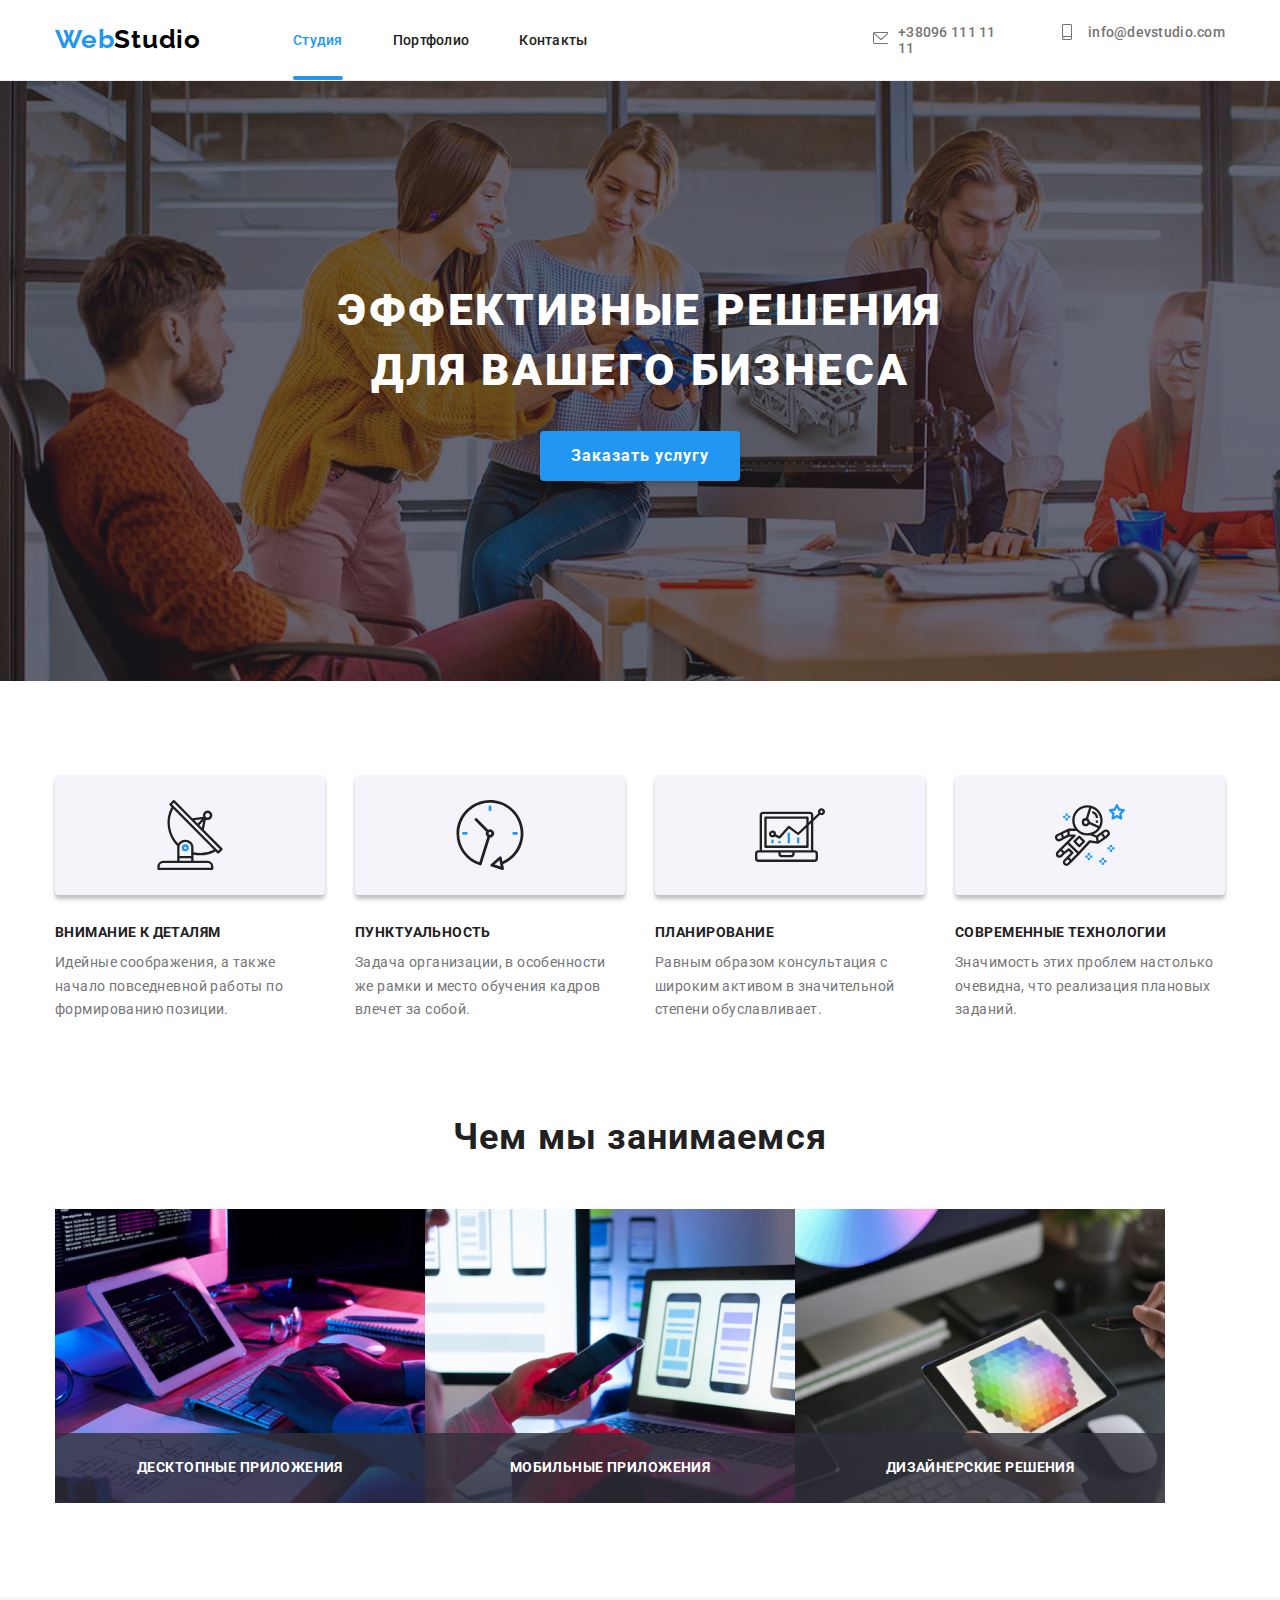
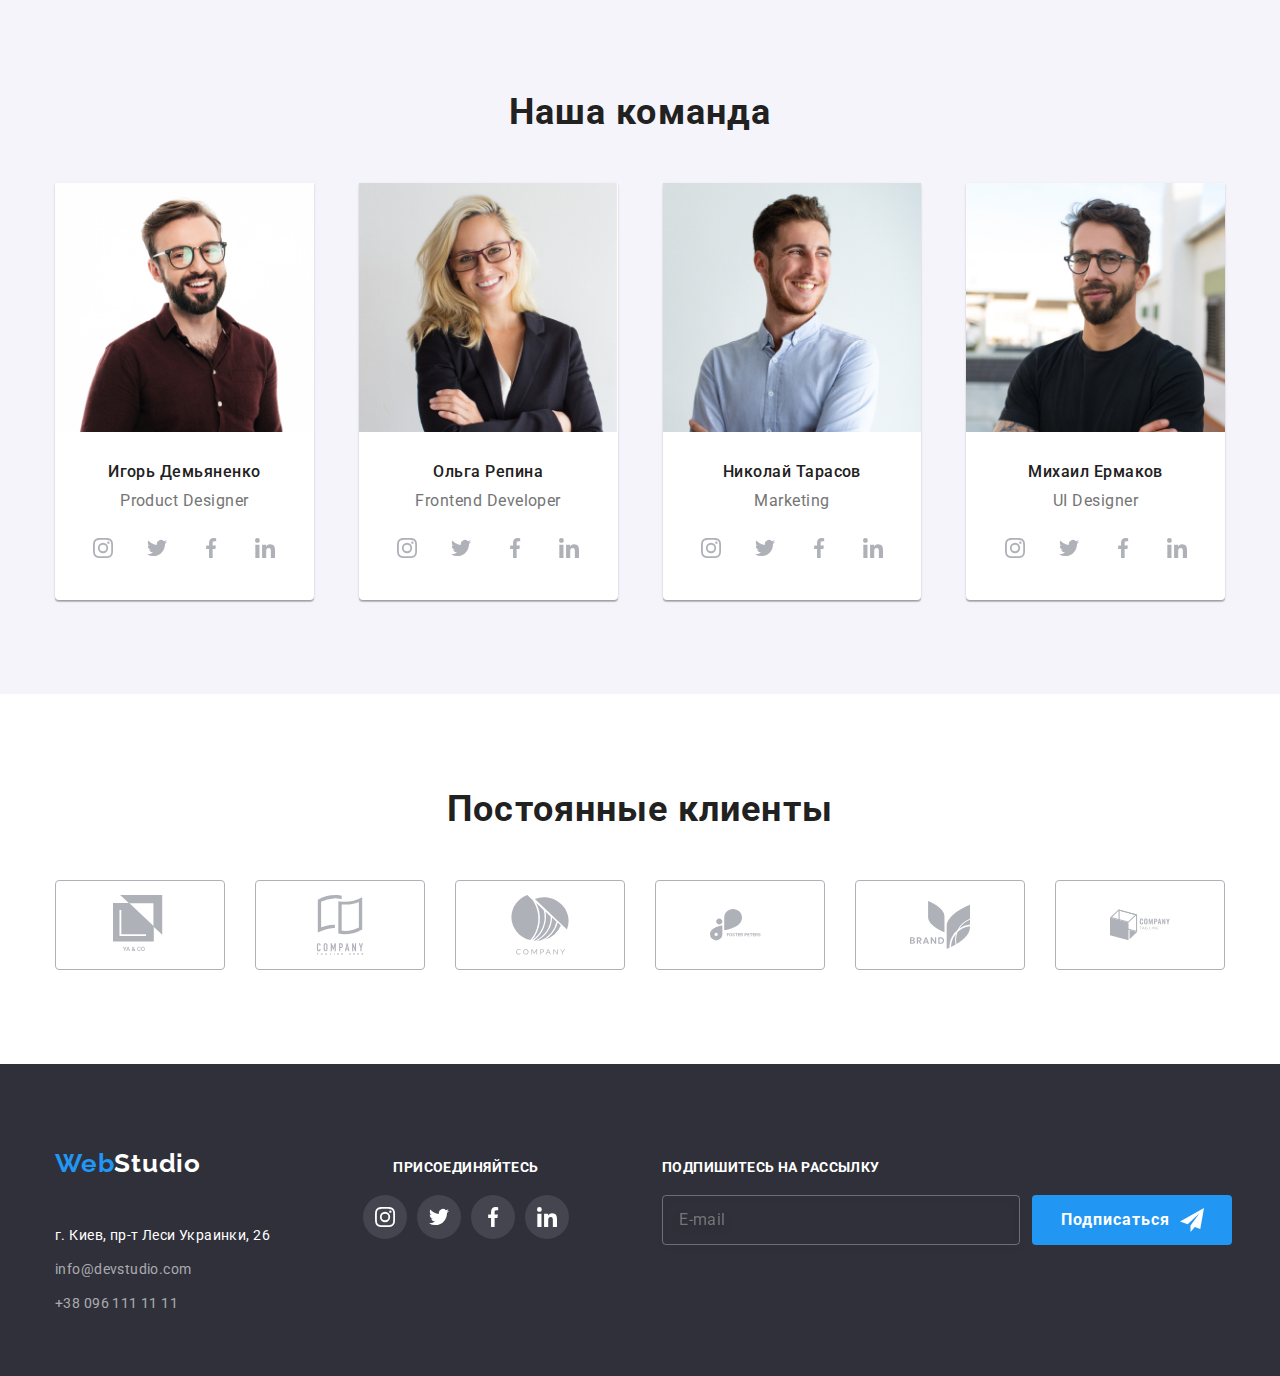
<file: index.html>
<!DOCTYPE html>
<html lang="ru">
<head>
    <meta charset="UTF-8">
    <meta name="viewport" content="width=device-width, initial-scale=1.0">
    <link rel="stylesheet" href="https://cdnjs.cloudflare.com/ajax/libs/modern-normalize/1.0.0/modern-normalize.min.css">
    <link rel="preconnect" href="https://fonts.gstatic.com">
    <link rel="preconnect" href="https://fonts.gstatic.com">
    <link href="https://fonts.googleapis.com/css2?family=Oleo+Script&family=Raleway:wght@700&family=Roboto:wght@400;500;700;900&display=swap" rel="stylesheet">
    <link rel="stylesheet" href="./css/main.min.css">

<title>WebStudio2.0</title>

</head>
<body>
    
        <header class="header-main">
            <div class="container header">
                <nav class="nav">

                    <a class="logo" href="index.html">Web<span class="logo-accent">Studio</span></a>
                    <!-- Навигация по сайту -->
                    
                    <button class="menu-button" type="button" data-menu-button>
                        <svg class="icons"
                        width="40"
                        height="40"
                        aria-label="Переключатель мобильного меню"
                        aria-expanded="false"
                        aria-controls="menu-container">
                            <use class="icon-cross" href="./images/icons/sprite-header-menu.svg#close_icon"></use>
                            <use class="icon-menu" href="./images/icons/sprite-header-menu.svg#menu_icon"></use>
                        </svg>
                    </button>

                    <div class="menu-container" id="menu-container" data-menu>

                        <ul class="nav-main list">
                            <li><a class="is-current" href="./index.html">Студия</a></li>
                            <li><a href="./portfolio.html">Портфолио</a></li>
                            <li><a href="#contacts">Контакты</a></li>
                        </ul>

                        <ul class="top-contacts">
                            <li>
                                <a class="link" href="tel:+380961111111">
                                    <svg class="svg-item">
                                        <use href="./images/icons/header-sprite.svg#header-envelope"></use>
                                    </svg>
                                    <p>+38096 111 11 11</p>
                                </a>
                            </li>
                            <li> <a class="link" href="mailto:info@devstudio.com">
                                    <svg class="svg-item">
                                        <use href="./images/icons/header-sprite.svg#header-smartphone"></use>
                                    </svg>
                                    <p>info@devstudio.com</p>
                                </a>
                            </li>
                        </ul>

                    </div>
                </nav>
                
                    <!-- Связаться со студией -->
                
                
            </div>
        </header>
        
        <main>
                <!-- Призыв к заказу с кнопкой -->
                <section>
                    <div class="section order-now">
                        <h1>Эффективные решения<br>для вашего бизнеса</h1>
                        <button class="order-now-button" type="button" data-modal-open>Заказать услугу</button>
                    </div>
                </section>
                <!-- Карточки с приемуществами -->
                <section>
                    <div class="container section our-advantages-cards">
                        <ul class="our-advantages list">
                            <li class="item">
                                <div class="card">
                                    <svg class="icon">
                                        <use href="./images/icons/sprite-what-we-do.svg#group1"></use>
                                    </svg>
                                </div>
        
                                <h3>Внимание к деталям</h3>
                                <p>Идейные соображения, а также начало повседневной работы по формированию позиции.</p>
                            </li>
                            <li class="item">
                                <div class="card">
                                    <svg class="icon">
                                        <use href="./images/icons/sprite-what-we-do.svg#clock1"></use>
                                    </svg>
                                </div>
                                <h3>Пунктуальность</h3>
                                <p>Задача организации, в особенности же рамки и место обучения кадров влечет за собой.</p>
                            </li>
                            <li class="item">
                                <div class="card">
                                    <svg class="icon">
                                        <use href="./images/icons/sprite-what-we-do.svg#diagram1"></use>
                                    </svg>
                                </div>
                                <h3>Планирование</h3>
                                <p>Равным образом консультация с широким активом в значительной степени обуславливает.</p>
                            </li>
                            <li class="item">
                                <div class="card">
                                    <svg class="icon">
                                        <use href="./images/icons/sprite-what-we-do.svg#astronaut1"></use>
                                    </svg>
                                </div>
                                <h3>Современные технологии</h3>
                                <p>Значимость этих проблем настолько очевидна, что реализация плановых заданий.</p>
                            </li>
                        </ul>
                    </div>
                </section>
        
                <!-- Чем мы занимаемся -->
                <section>
                    <div class="container section what-we-do">
                        <h2>Чем мы занимаемся</h2>
                        <ul class="what-we-do-list">
                            <li class="item">
                                <img alt="Кодим" width="370" height="294" src="./images/box1.jpg" srcset="./images/box1@2x.jpg 2x"/>
                                <p>Десктопные приложения</p>
                            </li>
                            <li class="item">
                                <img alt="Тестируем" width="370" height="294" src="./images/box2.jpg" srcset="./images/box2@2x.jpg 2x"/>
                                <p>Мобильные приложения</p>
                            </li>
                            <li class="item">
                                <img alt="Поддерживаем" width="370" height="294" src="./images/box3.jpg" srcset="./images/box3@2x.jpg 2x"/>
                                <p>Дизайнерские решения</p>
                            </li>
                        </ul>
                    </div>
                </section>
        
                <!-- Наша команда -->
                <section>
                    <div class="section our-team">
                        <div class="container our-team">
                            <h2>Наша команда</h2>
                            <ul class="our-team-list">
                                <li class="item">
                                    <picture>
                                        <source srcset="./images/1IgorDemianenko_450.jpg 1x, ./images/1IgorDemianenko_450@2x.jpg 2x"
                                        media="(max-width: 767px)"/>
                                        <source srcset="./images/1IgorDemianenko_dt.jpg, ./images/1IgorDemianenko_dt@2x.jpg 2x"
                                        media="(min-width: 1200px)"/>
                                        <source srcset="./images/1IgorDemianenko_tab.jpg, ./images/1IgorDemianenko_tab@2x.jpg 2x"
                                        media="(min-width: 768px)"/>
                                    
                                        <img src="./images/1IgorDemianenko_dt.jpg" alt="Игорь Демьяненко"/>
                                    </picture>
                                    

                                    <div class="personal-data">
                                        <h3>Игорь Демьяненко</h3>
                                        <p>Product Designer</p>
                                        <ul class="sotial-cards list">
                                            <li class="list-item">
                                                <a class="ellipse" href="#">
                                                    <svg class="icon">
                                                        <use href="./images/icons/sotials.svg#instagram"></use>
                                                    </svg>
                                                </a>
                                            </li>
                                            <li class="list-item">
                                                <a class="ellipse" href="#">
                                                    <svg class="icon">
                                                        <use href="./images/icons/sotials.svg#twitter"></use>
                                                    </svg>
                                                </a>
                                            </li>
                                            <li class="list-item">
                                                <a class="ellipse" href="#">
                                                    <svg class="icon">
                                                        <use href="./images/icons/sotials.svg#facebook"></use>
                                                    </svg>
                                                </a>
                                            </li>
                                            <li class="list-item">
                                                <a class="ellipse" href="#">
                                                    <svg class="icon">
                                                        <use href="./images/icons/sotials.svg#linkedin"></use>
                                                    </svg>
                                                </a>
                                            </li>
                                        </ul>
                                    </div>
        
                                </li>
        
                                <li class="item">

                                    <picture>
                                        <source srcset="./images/2OlgaRepina_450.jpg 1x, ./images/2OlgaRepina_450@2x.jpg 2x"
                                            media="(max-width: 767px)"/>
                                        <source srcset="./images/2OlgaRepina_dt.jpg, ./images/2OlgaRepina_dt@2x.jpg 2x" media="(min-width: 1200px)"/>
                                        <source srcset="./images/2OlgaRepina_tab.jpg, ./images/2OlgaRepina_tab@2x.jpg 2x"
                                            media="(min-width: 768px)"/>
                                    
                                        <img src="./images/2OlgaRepina_dt.jpg" alt="Ольга Репина"/>
                                    </picture>
                                    
                                    <div class="personal-data">
                                        <h3>Ольга Репина</h3>
                                        <p>Frontend Developer</p>
                                        <ul class="sotial-cards list">
                                            <li class="list-item">
                                                <a class="ellipse" href="#">
                                                    <svg class="icon">
                                                        <use href="./images/icons/sotials.svg#instagram"></use>
                                                    </svg>
                                                </a>
                                            </li>
                                            <li class="list-item">
                                                <a class="ellipse" href="#">
                                                    <svg class="icon">
                                                        <use href="./images/icons/sotials.svg#twitter"></use>
                                                    </svg>
                                                </a>
                                            </li>
                                            <li class="list-item">
                                                <a class="ellipse" href="#">
                                                    <svg class="icon">
                                                        <use href="./images/icons/sotials.svg#facebook"></use>
                                                    </svg>
                                                </a>
                                            </li>
                                            <li class="list-item">
                                                <a class="ellipse" href="#">
                                                    <svg class="icon">
                                                        <use href="./images/icons/sotials.svg#linkedin"></use>
                                                    </svg>
                                                </a>
                                            </li>
                                        </ul>
                                    </div>
                                </li>
        
                                <li class="item">

                                    <picture>
                                        <source srcset="./images/3NikolayTarasov_450.jpg 1x, ./images/3NikolayTarasov_450@2x.jpg 2x" media="(max-width: 767px)"/>
                                        <source srcset="./images/3NikolayTarasov_dt.jpg, ./images/3NikolayTarasov_dt@2x.jpg 2x" media="(min-width: 1200px)"/>
                                        <source srcset="./images/3NikolayTarasov_tab.jpg, ./images/3NikolayTarasov_tab@2x.jpg 2x" media="(min-width: 768px)"/>
                                    
                                        <img src="./images/3NikolayTarasov_dt.jpg" alt="Николай Тарасов"/>
                                    </picture>

                                    <div class="personal-data">
                                        <h3>Николай Тарасов</h3>
                                        <p>Marketing</p>
                                        <ul class="sotial-cards list">
                                            <li class="list-item">
                                                <a class="ellipse" href="#">
                                                    <svg class="icon">
                                                        <use href="./images/icons/sotials.svg#instagram"></use>
                                                    </svg>
                                                </a>
                                            </li>
                                            <li class="list-item">
                                                <a class="ellipse" href="#">
                                                    <svg class="icon">
                                                        <use href="./images/icons/sotials.svg#twitter"></use>
                                                    </svg>
                                                </a>
                                            </li>
                                            <li class="list-item">
                                                <a class="ellipse" href="#">
                                                    <svg class="icon">
                                                        <use href="./images/icons/sotials.svg#facebook"></use>
                                                    </svg>
                                                </a>
                                            </li>
                                            <li class="list-item">
                                                <a class="ellipse" href="#">
                                                    <svg class="icon">
                                                        <use href="./images/icons/sotials.svg#linkedin"></use>
                                                    </svg>
                                                </a>
                                            </li>
                                        </ul>
                                    </div>
                                </li>
        
                                <li class="item">

                                    <picture>
                                        <source srcset="./images/4MikhailErmakov_450.jpg 1x, ./images/4MikhailErmakov_450@2x.jpg 2x"
                                            media="(max-width: 767px)"/>
                                        <source srcset="./images/4MikhailErmakov_dt.jpg, ./images/4MikhailErmakov_dt@2x.jpg 2x" media="(min-width: 1200px)"/>
                                        <source srcset="./images/4MikhailErmakov_tab.jpg, ./images/4MikhailErmakov_tab@2x.jpg 2x"
                                            media="(min-width: 768px)"/>
                                    
                                        <img src="./images/4MikhailErmakov_dt.jpg" alt="Михаил Ермаков"/>
                                    </picture>
                                    
                                    <div class="personal-data">
                                        <h3>Михаил Ермаков</h3>
                                        <p>UI Designer</p>
                                        <ul class="sotial-cards list">
                                            <li class="list-item">
                                                <a class="ellipse" href="#">
                                                    <svg class="icon">
                                                        <use href="./images/icons/sotials.svg#instagram"></use>
                                                    </svg>
                                                </a>
                                            </li>
                                            <li class="list-item">
                                                <a class="ellipse" href="#">
                                                    <svg class="icon">
                                                        <use href="./images/icons/sotials.svg#twitter"></use>
                                                    </svg>
                                                </a>
                                            </li>
                                            <li class="list-item">
                                                <a class="ellipse" href="#">
                                                    <svg class="icon">
                                                        <use href="./images/icons/sotials.svg#facebook"></use>
                                                    </svg>
                                                </a>
                                            </li>
                                            <li class="list-item">
                                                <a class="ellipse" href="#">
                                                    <svg class="icon">
                                                        <use href="./images/icons/sotials.svg#linkedin"></use>
                                                    </svg>
                                                </a>
                                            </li>
                                        </ul>
                                    </div>
                                </li>
                            </ul>
                        </div>
                    </div>
                </section>
        
                <!-- Наши постоянные клиенты -->
                <section>
                    <div class="container section our-clients">
                        <h2>Постоянные клиенты</h2>
                        <ul class="our-clients list">
                            <li class="item">
                                <a class="card-link" href="#">
                                    <svg class="icon">
                                        <use href="./images/icons/sprite-clients.svg#logo1"></use>
                                    </svg>
                                </a>
                            </li>
                            <li class="item">
                                <a class="card-link" href="#">
                                    <svg class="icon">
                                        <use href="./images/icons/sprite-clients.svg#logo2"></use>
                                    </svg>
                                </a>
                            </li>
                            <li class="item">
                                <a class="card-link" href="#">
                                    <svg class="icon">
                                        <use href="./images/icons/sprite-clients.svg#logo3"></use>
                                    </svg>
                                </a>
                            </li>
                            <li class="item">
                                <a class="card-link" href="#">
                                    <svg class="icon">
                                        <use href="./images/icons/sprite-clients.svg#logo4"></use>
                                    </svg>
                                </a>
                            </li>
                            <li class="item">
                                <a class="card-link" href="#">
                                    <svg class="icon">
                                        <use href="./images/icons/sprite-clients.svg#logo5"></use>
                                    </svg>
                                </a>
                            </li>
                            <li class="item">
                                <a class="card-link" href="#">
                                    <svg class="icon">
                                        <use href="./images/icons/sprite-clients.svg#logo6"></use>
                                    </svg>
                                </a>
                            </li>
                        </ul>
                    </div>
                </section>
            
        </main>
        
        <footer class="main-footer">
            <div class="container footer">

                <div class="contacts-list">
                    <div class="basic-contacts">
                        <a class="logo" href="index.html">Web<span class="logo-accent logo-inverse">Studio</span></a>
                        <address>
                            <ul class="main-footer-contact-list">
                                <li class="item"><a class="map" id="contacts" target="_blank"
                                        href="https://www.google.com.ua/maps/place/Lesi+Ukrainky+Blvd,+26,+Kyiv,+02000/@50.4264989,30.5390882,17.5z/data=!4m5!3m4!1s0x40d4cf0e033ecbe9:0x57a4dffefec77da0!8m2!3d50.4265807!4d30.5383858?hl=en&authuser=0">г.
                                        Киев,
                                        пр-т Леси Украинки, 26</a></li>
                                <li class="item"><a href="mailto:info@devstudio.com">info@devstudio.com</a></li>
                                <li class="item"><a href="tel:+380961111111">+38 096 111 11 11</a></li>
                    
                            </ul>
                        </address>
                    
                    </div>
                    <div class="footer-hero">
                        <b>Присоединяйтесь</b>
                        <ul class="sotial-cards list footer">
                            <li class="list-item">
                                <a class="ellipse" href="#">
                                    <svg class="icon">
                                        <use href="./images/icons/sotials.svg#instagram"></use>
                                    </svg>
                                </a>
                            </li>
                            <li class="list-item">
                                <a class="ellipse" href="#">
                                    <svg class="icon">
                                        <use href="./images/icons/sotials.svg#twitter"></use>
                                    </svg>
                                </a>
                            </li>
                            <li class="list-item">
                                <a class="ellipse" href="#">
                                    <svg class="icon">
                                        <use href="./images/icons/sotials.svg#facebook"></use>
                                    </svg>
                                </a>
                            </li>
                            <li class="list-item">
                                <a class="ellipse" href="#">
                                    <svg class="icon">
                                        <use href="./images/icons/sotials.svg#linkedin"></use>
                                    </svg>
                                </a>
                            </li>
                        </ul>
                    </div>
                </div>
                
                <form class="footer-form">
                    <b>Подпишитесь на рассылку</b>
                    <div class="send-mail">
                            <input class="footer-input" type="email" name="foot-mail" placeholder="E-mail" />
                            <button class="footer-button" type="submit">
                                <b>Подписаться</b>
                                <svg class="send-icon" width="24" height="24">
                                    <use href="./images/icons/sprite-forms.svg#icon-send"></use>
                                </svg>
                            </button>
                    </div>
                </form>
                

            </div>
        </footer>
        
        <!-- Модальное окно -->
        <div class="backdrop is-hidden" data-modal>
            <div class="modal">
                <button class="modal-closed" data-modal-close>
                    <svg class="close-icon">
                        <use href="./images/icons/sprite-close.svg#close"></use>
                    </svg>
                </button>

                <form class="form" action="#">
                    <div class="form-field">
                        <h2 class="form-title">Оставьте свои данные, мы вам перезвоним</h2>
                        
                        <label class="form-label">Имя
                            <input class="form-input" type="text" name="name" placeholder=" "/>
                            <svg class="form-icon" width="12" height="12">
                                <use href="./images/icons/sprite-forms.svg#person-name"></use>
                            </svg>
                        </label>
                
                        <label class="form-label">Телефон
                            <input class="form-input" type="tel" name="phone" placeholder=" "/>
                
                            <svg class="form-icon" width="14" height="14">
                                <use href="./images/icons/sprite-forms.svg#phone"></use>
                            </svg>
                        </label>
                
                        <label class="form-label">Почта
                            <input class="form-input" type="email" name="email" placeholder=" "/>
                            <svg class="form-icon" width="16" height="12">
                                <use href="./images/icons/sprite-forms.svg#email"></use>
                            </svg>
                        </label>
                
                        <label class="form-label">Комментарий
                            <textarea class="form-input comment" name="comment" placeholder="Введите текст"></textarea>
                        </label>
                    </div>
                
                    <div class="checkbox">
                        <label class="checkbox-label">
                            <input class="checkbox-input" type="checkbox" name="checkbox-input" value="checkbox-input" />
                            <!-- <span class="checkbox-icon"></span> -->
                            <!-- <svg class="checkbox-icon" width="16" height="15">
                                <use href="./images/icons/sprite-forms.svg#icon-check"></use>
                            </svg> -->
                            <span class="checkbox-text">Соглашаюсь с рассылкой и принимаю
                                <a class="conditions-link" href="#">Условия договора
                                </a>
                            </span> 
                        </label>
                    </div>
                    <button class="form-button" type="submit">Отправить</button>
                </form>

            </div>
        </div>

        
    <script src="./js/modal.js"></script>
    <script src="./js/menu.js"></script>
</body>
</html>
</file>
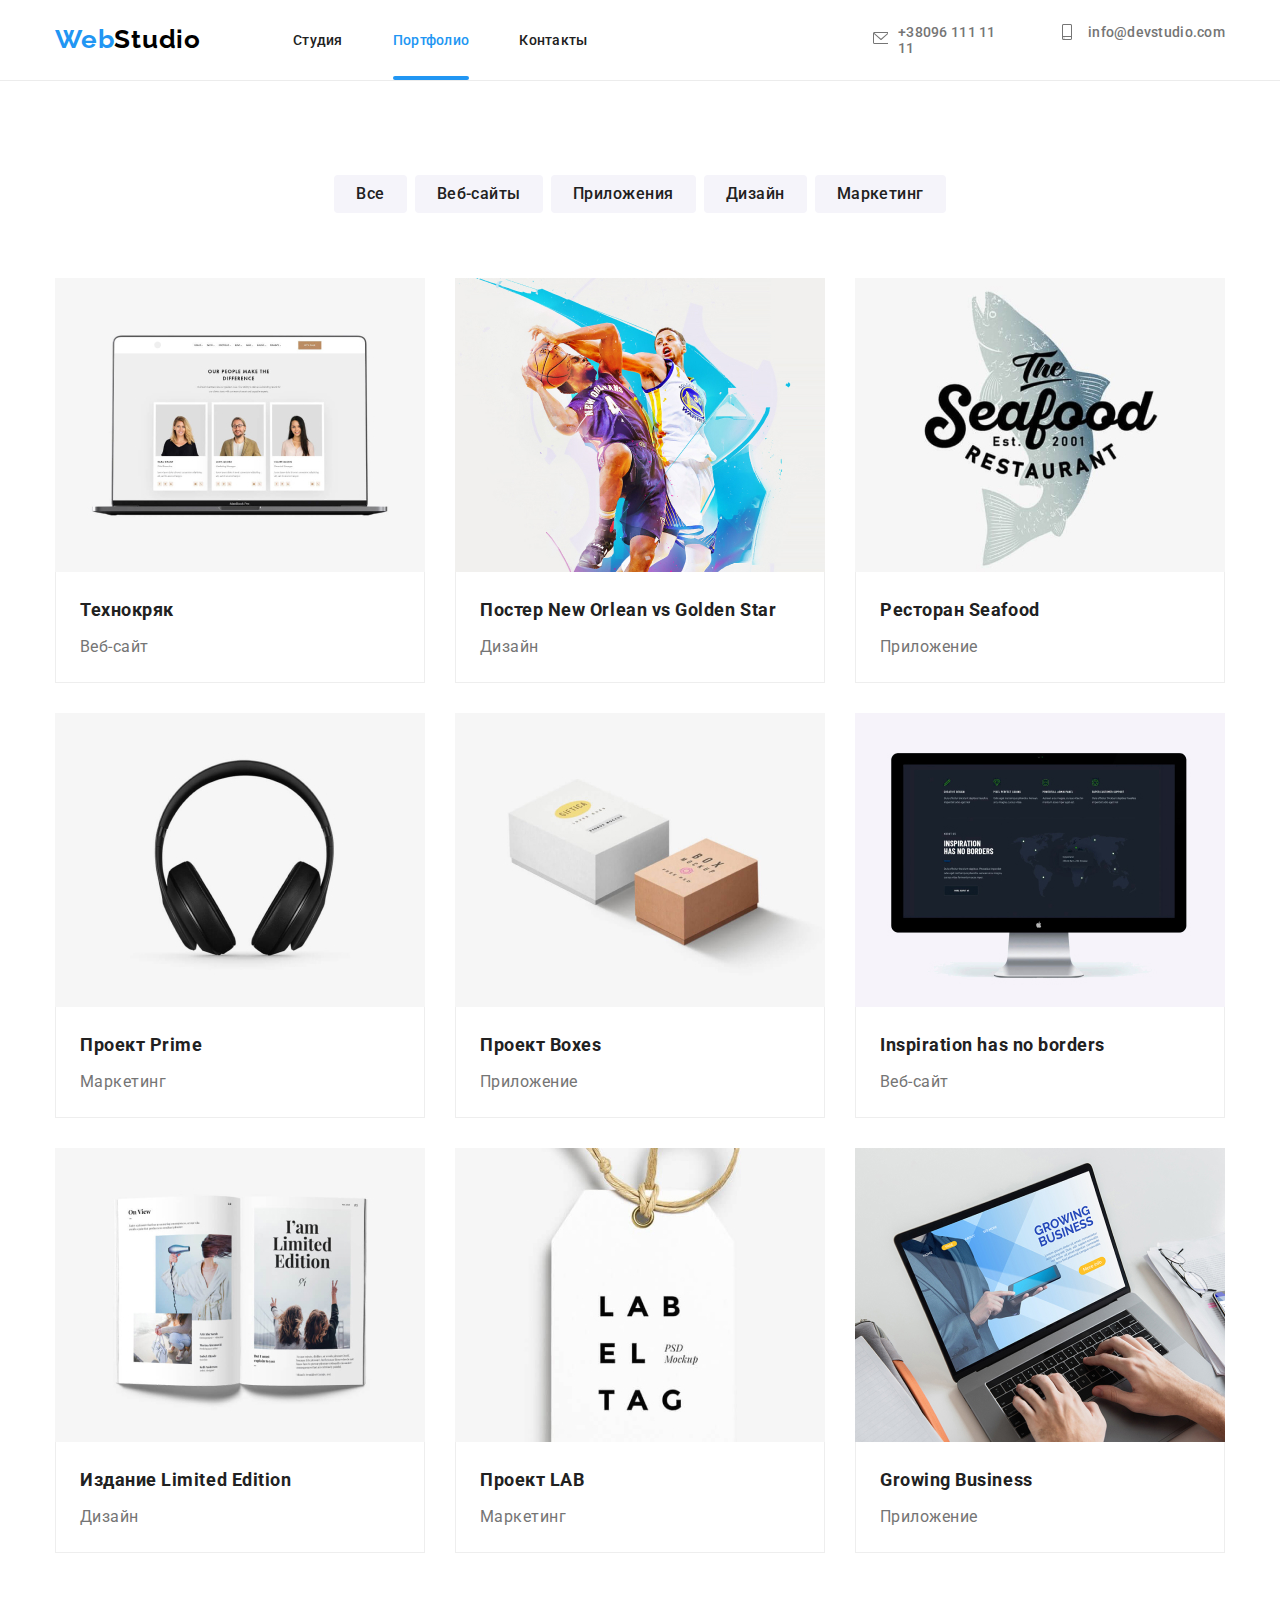
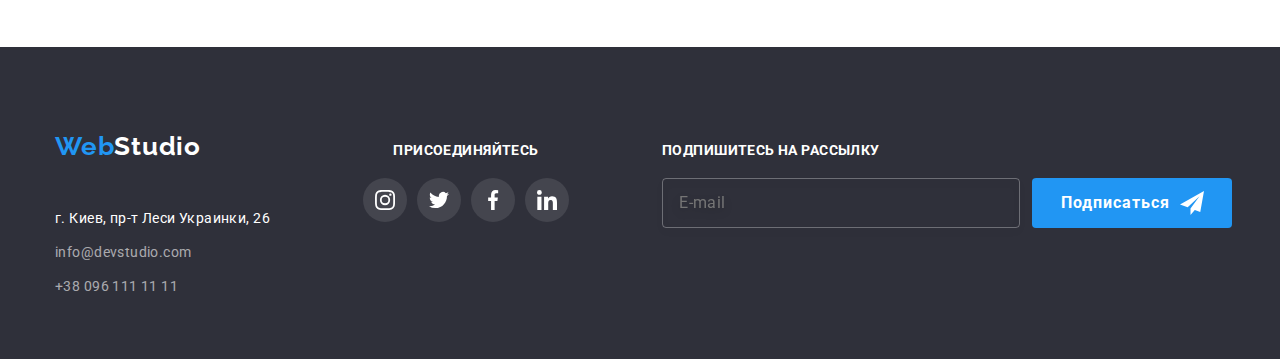
<file: portfolio.html>
<!DOCTYPE html>
<html lang="ru">

<head>
    <meta charset="UTF-8">
    <meta name="viewport" content="width=device-width, initial-scale=1.0">
    <link rel="stylesheet" href="https://cdnjs.cloudflare.com/ajax/libs/modern-normalize/1.0.0/modern-normalize.min.css">
    <link rel="preconnect" href="https://fonts.gstatic.com">
    <link rel="preconnect" href="https://fonts.gstatic.com">
    <link href="https://fonts.googleapis.com/css2?family=Oleo+Script&family=Raleway:wght@700&family=Roboto:wght@400;500;700;900&display=swap" rel="stylesheet">
    <link rel="stylesheet" href="./css/main.min.css">   

    <title>Портфолио</title>
</head>
<body>
    <header class="header-main">
        <div class="container header">
            <nav class="nav">
    
                <a class="logo" href="index.html">Web<span class="logo-accent">Studio</span></a>
                <!-- Навигация по сайту -->
    
                <button class="menu-button" type="button" data-menu-button>
                    <svg class="icons" width="40" height="40" aria-label="Переключатель мобильного меню"
                        aria-expanded="false" aria-controls="menu-container">
                        <use class="icon-cross" href="./images/icons/sprite-header-menu.svg#close_icon"></use>
                        <use class="icon-menu" href="./images/icons/sprite-header-menu.svg#menu_icon"></use>
                    </svg>
                </button>
    
                <div class="menu-container" id="menu-container" data-menu>
    
                    <ul class="nav-main list">
                        <li><a href="./index.html">Студия</a></li>
                        <li><a class="is-current" href="./portfolio.html">Портфолио</a></li>
                        <li><a href="#contacts">Контакты</a></li>
                    </ul>
    
                    <ul class="top-contacts">
                        <li>
                            <a class="link" href="tel:+380961111111">
                                <svg class="svg-item">
                                    <use href="./images/icons/header-sprite.svg#header-envelope"></use>
                                </svg>
                                <p>+38096 111 11 11</p>
                            </a>
                        </li>
                        <li> <a class="link" href="mailto:info@devstudio.com">
                                <svg class="svg-item">
                                    <use href="./images/icons/header-sprite.svg#header-smartphone"></use>
                                </svg>
                                <p>info@devstudio.com</p>
                            </a>
                        </li>
                    </ul>
    
                </div>
            </nav>
    
            <!-- Связаться со студией -->
        </div>
    </header>

    <main>
        <!-- <h1>Портфолио</h1> -->
        <!-- Проекты в портфолио -->
            <section class="portfolio-main">
                <div class="container section portfolio">
                        <!-- Навигация по портфолио -->
                        <ul class="portfolio-nav">
                            <li class="filter-item"><button class="item" type="button">Все</button></li>
                            <li class="filter-item"><button class="item" type="button">Веб-сайты</button></li>
                            <li class="filter-item"><button class="item" type="button">Приложения</button></li>
                            <li class="filter-item"><button class="item" type="button">Дизайн</button></li>
                            <li class="filter-item"><button class="item" type="button">Маркетинг</button></li>
                        </ul>
                        
                        <ul class="portfolio-cards list">
                            <li class="list-item">
                                <a class="item" href="">
                                    <div class="img-item">
                                    <picture>
                                        <source srcset="./images/img(1)_mobile.jpg 1x, ./images/img(1)_mobile@2x.jpg 2x"
                                            media="(max-width: 767px)"/>
                                        <source srcset="./images/img(1)_dt.jpg 1x, ./images/img(1)_dt@2x.jpg 2x"
                                            media="(min-width: 1200px)"/>
                                        <source srcset="./images/img(1)_tab.jpg 1x, ./images/img(1)_tab@2x.jpg 2x"
                                            media="(min-width: 768px)"/>
                                        <img src="./images/img(1)_dt.jpg" alt="Технокряк"/>
                                    </picture>
                                    
                                    <p>Технокряк это современная площадка распространения коронавируса. Компании используют эту платформу для цифрового
                                        шпионажа и атак на защищённые сервера конкурентов.</p>
                                    </div>
                                        
                                        <div class="item-text">
                                            <h2>Технокряк</h2>
                                            <p>Веб-сайт</p>
                                        </div>
                                </a>
                            </li>
                            <li class="list-item">
                                <a class="item" href="">
                                    <div class="img-item">
                                        <picture>
                                            <source srcset="./images/img(2)_mobile.jpg 1x, ./images/img(2)_mobile@2x.jpg 2x" media="(max-width: 767px)"/>
                                            <source srcset="./images/img(2)_dt.jpg 1x, ./images/img(2)_dt@2x.jpg 2x" media="(min-width: 1200px)"/>
                                            <source srcset="./images/img(2)_tab.jpg 1x, ./images/img(2)_tab@2x.jpg 2x" media="(min-width: 768px)"/>
                                            <img src="./images/img(2)_dt.jpg" alt="Постер New Orlean vs Golden Star"/>
                                        </picture>
                                        <p>Технокряк это современная площадка распространения коронавируса. Компании используют эту платформу для цифрового
                                            шпионажа и атак на защищённые сервера конкурентов.</p>
                                    </div>
                                        
                                    <div class="item-text">
                                        <h2>Постер New Orlean vs Golden Star</h2>
                                        <p>Дизайн</p>
                                    </div>
                                </a>
                            </li>
                            <li class="list-item">
                                <a class="item" href="">
                                    <div class="img-item">
                                        <picture>
                                            <source srcset="./images/img(3)_mobile.jpg 1x, ./images/img(3)_mobile@2x.jpg 2x" media="(max-width: 767px)"/>
                                            <source srcset="./images/img(3)_dt.jpg 1x, ./images/img(3)_dt@2x.jpg 2x" media="(min-width: 1200px)"/>
                                            <source srcset="./images/img(3)_tab.jpg 1x, ./images/img(3)_tab@2x.jpg 2x" media="(min-width: 768px)"/>
                                            <img src="./images/img(3)_dt.jpg" alt="Ресторан Seafood"/>
                                        </picture>
                                        <p>Технокряк это современная площадка распространения коронавируса. Компании используют эту платформу для цифрового
                                            шпионажа и атак на защищённые сервера конкурентов.</p>
                                    </div>                                     
                                    <div class="item-text">
                                        <h2>Ресторан Seafood</h2>
                                        <p>Приложение</p>
                                    </div>
                                </a>
                            </li>
                            <li class="list-item">
                                <a class="item" href="">
                                    <div class="img-item">
                                        <picture>
                                            <source srcset="./images/img(4)_mobile.jpg 1x, ./images/img(4)_mobile@2x.jpg 2x" media="(max-width: 767px)" />
                                            <source srcset="./images/img(4)_dt.jpg 1x, ./images/img(4)_dt@2x.jpg 2x" media="(min-width: 1200px)" />
                                            <source srcset="./images/img(4)_tab.jpg 1x, ./images/img(4)_tab@2x.jpg 2x" media="(min-width: 768px)" />
                                            <img src="./images/img(4)_dt.jpg" alt="Проект Prime" />
                                        </picture>
                                        <p>Технокряк это современная площадка распространения коронавируса. Компании используют эту платформу для цифрового
                                            шпионажа и атак на защищённые сервера конкурентов.</p>
                                    </div>
                                        <div class="item-text">
                                            <h2>Проект Prime</h2>
                                            <p>Маркетинг</p>
                                        </div>
                                </a>
                            </li>
                            <li class="list-item">
                                <a class="item" href="">
                                    <div class="img-item">
                                    <picture>
                                        <source srcset="./images/img(5)_mobile.jpg 1x, ./images/img(5)_mobile@2x.jpg 2x" media="(max-width: 767px)" />
                                        <source srcset="./images/img(5)_dt.jpg 1x, ./images/img(5)_dt@2x.jpg 2x" media="(min-width: 1200px)" />
                                        <source srcset="./images/img(5)_tab.jpg 1x, ./images/img(5)_tab@2x.jpg 2x" media="(min-width: 768px)" />
                                        <img src="./images/img(5)_dt.jpg" alt="Проект Boxes" />
                                    </picture>

                                        <p>Технокряк это современная площадка распространения коронавируса. Компании используют эту платформу для цифрового
                                            шпионажа и атак на защищённые сервера конкурентов.</p>
                                    </div>
                                        <div class="item-text">
                                            <h2>Проект Boxes</h2>
                                            <p>Приложение</p>
                                        </div>
                                </a>
                            </li>

                            <li class="list-item">
                                <a class="item" href="">
                                    <div class="img-item">
                                        <picture>
                                            <source srcset="./images/img(6)_mobile.jpg 1x, ./images/img(6)_mobile@2x.jpg 2x" media="(max-width: 767px)" />
                                            <source srcset="./images/img(6)_dt.jpg 1x, ./images/img(6)_dt@2x.jpg 2x" media="(min-width: 1200px)" />
                                            <source srcset="./images/img(6)_tab.jpg 1x, ./images/img(6)_tab@2x.jpg 2x" media="(min-width: 768px)" />
                                            <img src="./images/img(6)_dt.jpg" alt="Проект Prime" />
                                        </picture>
                                        <p>Технокряк это современная площадка распространения коронавируса. Компании используют эту платформу для цифрового
                                            шпионажа и атак на защищённые сервера конкурентов.</p>
                                    </div>
                                        <div class="item-text">
                                            <h2>Inspiration has no borders</h2>
                                            <p>Веб-сайт</p>
                                        </div>
                                </a>
                            </li>
                            <li class="list-item">
                                <a class="item" href="">
                                    <div class="img-item">
                                        <picture>
                                            <source srcset="./images/img(7)_mobile.jpg 1x, ./images/img(7)_mobile@2x.jpg 2x" media="(max-width: 767px)" />
                                            <source srcset="./images/img(7)_dt.jpg 1x, ./images/img(7)_dt@2x.jpg 2x" media="(min-width: 1200px)" />
                                            <source srcset="./images/img(7)_tab.jpg 1x, ./images/img(7)_tab@2x.jpg 2x" media="(min-width: 768px)" />
                                            <img src="./images/img(7)_dt.jpg" alt="Издание Limited Edition7" />
                                        </picture>
                                        
                                        <p>Технокряк это современная площадка распространения коронавируса. Компании используют эту платформу для цифрового
                                            шпионажа и атак на защищённые сервера конкурентов.</p>
                                    </div>
                                        <div class="item-text">
                                            <h2>Издание Limited Edition</h2>
                                            <p>Дизайн</p>
                                        </div>
                                </a>
                            </li>
                            <li class="list-item">
                                <a class="item" href="">
                                    <div class="img-item">
                                        <picture>
                                            <source srcset="./images/img(8)_mobile.jpg 1x, ./images/img(8)_mobile@2x.jpg 2x" media="(max-width: 767px)" />
                                            <source srcset="./images/img(8)_dt.jpg 1x, ./images/img(8)_dt@2x.jpg 2x" media="(min-width: 1200px)" />
                                            <source srcset="./images/img(8)_tab.jpg 1x, ./images/img(8)_tab@2x.jpg 2x" media="(min-width: 768px)" />
                                            <img src="./images/img(8)_dt.jpg" alt="Проект LAB" />
                                        </picture>
                                        
                                        <p>Технокряк это современная площадка распространения коронавируса. Компании используют эту платформу для цифрового
                                            шпионажа и атак на защищённые сервера конкурентов.</p>
                                </div>
                                        <div class="item-text">
                                            <h2>Проект LAB</h2>
                                            <p>Маркетинг</p>
                                        </div>
                                </a>
                            </li>
                            <li class="list-item">
                                <a class="item" href="">
                                    <div class="img-item">
                                        <picture>
                                            <source srcset="./images/img(9)_mobile.jpg 1x, ./images/img(9)_mobile@2x.jpg 2x" media="(max-width: 767px)"/>
                                        <source srcset="./images/img(9)_dt.jpg 1x, ./images/img(9)_dt@2x.jpg 2x" media="(min-width: 1200px)"/>
                                        <source srcset="./images/img(9)_tab.jpg 1x, ./images/img(9)_tab@2x.jpg 2x" media="(min-width: 768px)"/>
                                        <img src="./images/img(9)_dt.jpg" alt="Growing Business"/>
                                        </picture>

                                        <p>Технокряк это современная площадка распространения коронавируса. Компании используют эту платформу для цифрового
                                            шпионажа и атак на защищённые сервера конкурентов.</p>
                                    </div>
                                        <div class="item-text">
                                            <h2>Growing Business</h2>
                                            <p>Приложение</p>
                                        </div>
                                </a>
                            </li>
                        </ul>
                  
                </div>
            </section>
    </main>

    <footer class="main-footer">
        <div class="container footer">
    
            <div class="contacts-list">
                <div class="basic-contacts">
                    <a class="logo" href="index.html">Web<span class="logo-accent logo-inverse">Studio</span></a>
                    <address>
                        <ul class="main-footer-contact-list">
                            <li class="item"><a class="map" id="contacts" target="_blank"
                                    href="https://www.google.com.ua/maps/place/Lesi+Ukrainky+Blvd,+26,+Kyiv,+02000/@50.4264989,30.5390882,17.5z/data=!4m5!3m4!1s0x40d4cf0e033ecbe9:0x57a4dffefec77da0!8m2!3d50.4265807!4d30.5383858?hl=en&authuser=0">г.
                                    Киев,
                                    пр-т Леси Украинки, 26</a></li>
                            <li class="item"><a href="mailto:info@devstudio.com">info@devstudio.com</a></li>
                            <li class="item"><a href="tel:+380961111111">+38 096 111 11 11</a></li>
    
                        </ul>
                    </address>
    
                </div>
                <div class="footer-hero">
                    <b>Присоединяйтесь</b>
                    <ul class="sotial-cards list footer">
                        <li class="list-item">
                            <a class="ellipse" href="#">
                                <svg class="icon">
                                    <use href="./images/icons/sotials.svg#instagram"></use>
                                </svg>
                            </a>
                        </li>
                        <li class="list-item">
                            <a class="ellipse" href="#">
                                <svg class="icon">
                                    <use href="./images/icons/sotials.svg#twitter"></use>
                                </svg>
                            </a>
                        </li>
                        <li class="list-item">
                            <a class="ellipse" href="#">
                                <svg class="icon">
                                    <use href="./images/icons/sotials.svg#facebook"></use>
                                </svg>
                            </a>
                        </li>
                        <li class="list-item">
                            <a class="ellipse" href="#">
                                <svg class="icon">
                                    <use href="./images/icons/sotials.svg#linkedin"></use>
                                </svg>
                            </a>
                        </li>
                    </ul>
                </div>
            </div>
    
            <form class="footer-form">
                <b>Подпишитесь на рассылку</b>
                <div class="send-mail">
                    <input class="footer-input" type="email" name="foot-mail" placeholder="E-mail" />
                    <button class="footer-button" type="submit">
                        <b>Подписаться</b>
                        <svg class="send-icon" width="24" height="24">
                            <use href="./images/icons/sprite-forms.svg#icon-send"></use>
                        </svg>
                    </button>
                </div>
            </form>
    
    
        </div>
    </footer>

    <script src="./js/menu.js"></script>
</body>
</html>
</file>
<file: css/main.min.css>
html{-webkit-box-sizing:border-box;box-sizing:border-box}*,*::before,*::after{-webkit-box-sizing:inherit;box-sizing:inherit}*{margin:0;padding:0}ul{list-style:none}a{text-decoration:none}body{margin:0px;margin-left:auto;margin-right:auto;color:#757575;font-size:14px;font-family:"Roboto",sans-serif;width:100%}.header-main{position:relative;border-bottom:1px solid #ececec}.header{-webkit-box-align:center;-ms-flex-align:center;align-items:center;background:#fff;font-weight:500;font-size:14px;line-height:16px;letter-spacing:0.02em}.container{padding-left:15px;padding-right:15px;margin-left:auto;margin-right:auto}@media screen and (max-width: 767px){.container{max-width:480px}}@media screen and (min-width: 768px){.container{width:768px}}@media screen and (min-width: 1200px){.container{width:1200px}}@media screen and (max-width: 1199px){.section{padding-top:60px;padding-bottom:60px}}@media screen and (min-width: 1200px){.section{padding-top:94px;padding-bottom:94px}}.section h2{color:#212121;font-weight:700;font-size:36px;line-height:1.17;text-align:center;letter-spacing:0.03em}@media screen and (max-width: 767px){.section h2{margin-bottom:30px}}@media screen and (min-width: 768px){.section h2{margin-bottom:50px}}.list{padding:0;margin:0;list-style:none}.main-footer{padding:60px 0;background:#2f303a;font-family:"Roboto",sans-serif}.footer{-webkit-box-align:baseline;-ms-flex-align:baseline;align-items:baseline}@media screen and (min-width: 1200px){.footer{display:-webkit-box;display:-ms-flexbox;display:flex}}img{display:block;max-width:100%;height:auto}.logo{display:block;font-family:"Raleway","Oleo Script",cursive,sans-serif;font-weight:700;font-size:26px;line-height:1.192;letter-spacing:0.03em;color:#2196f3}@media screen and (max-width: 1199px){.logo{padding-top:16px;padding-bottom:16px}}@media screen and (min-width: 768px){.logo{margin-right:80px;padding-top:24px;padding-bottom:25px}}@media screen and (min-width: 1200px){.logo{padding-top:24px;padding-bottom:25px;margin-right:92px}}.logo-accent{color:#000}.logo-accent.logo-inverse{color:#fff}.nav{display:-webkit-box;display:-ms-flexbox;display:flex;-webkit-box-align:center;-ms-flex-align:center;align-items:center;width:100%}@media screen and (max-width: 767px){.nav{-webkit-box-pack:justify;-ms-flex-pack:justify;justify-content:space-between}}@media screen and (max-width: 767px){.nav-main{text-align:center}}@media screen and (min-width: 768px){.nav-main{display:-webkit-box;display:-ms-flexbox;display:flex}}@media screen and (max-width: 767px){.nav-main li{padding-top:20px;padding-bottom:20px}}@media screen and (min-width: 768px){.nav-main>li+li{margin-left:50px}}.menu-button{margin:0;padding:0;border:none;background-color:transparent}@media screen and (max-width: 767px){.menu-button .icons{display:block}.menu-button.is-open .icon-cross{display:block}.menu-button.is-open .icon-menu{display:none}.menu-button .icon-cross{display:none}.menu-button .icons{fill:#000000}.menu-button:hover .icons,.menu-button:focus .icons{fill:#2196f3}}@media screen and (min-width: 768px){.menu-button{display:none;position:absolute}}.menu-container{background-color:#fff;z-index:1}@media screen and (max-width: 767px){.menu-container{display:none;position:absolute;top:100%;left:0;width:100%;border-top:1px solid #ececec}.menu-container.is-open{display:block}}@media screen and (min-width: 768px){.menu-container{display:-webkit-box;display:-ms-flexbox;display:flex;-webkit-box-pack:justify;-ms-flex-pack:justify;justify-content:space-between;-webkit-box-align:center;-ms-flex-align:center;align-items:center}}.nav-main.list a{display:block;width:-webkit-fit-content;width:-moz-fit-content;width:fit-content;margin-left:auto;margin-right:auto;color:#212121;-webkit-transition:color 250ms cubic-bezier(0.4, 0, 0.2, 1);transition:color 250ms cubic-bezier(0.4, 0, 0.2, 1)}.nav-main.list a:hover,.nav-main.list a:active,.nav-main.list a:focus{color:#2196f3}@media screen and (min-width: 768px){.nav-main.list a{padding-top:30px;padding-bottom:30px}}@media screen and (min-width: 1200px){.nav-main.list a{padding-top:32px;padding-bottom:32px}}.nav-main.list .is-current{position:relative;color:#2196f3}.nav-main.list .is-current::after{display:block;position:absolute;width:100%;-webkit-transform:translateY(4px);transform:translateY(4px);height:4px;content:'';background:#2196f3;border:0px solid invisible;border-radius:2px}@media screen and (max-width: 767px){.nav-main.list .is-current::after{top:100%}}@media screen and (min-width: 768px){.nav-main.list .is-current::after{top:90%}}@media screen and (max-width: 767px){.top-contacts{margin-left:auto;margin-right:auto;margin-top:40px;margin-bottom:60px}}@media screen and (min-width: 768px){.top-contacts{margin-left:60px;margin-right:0}}@media screen and (min-width: 1200px){.top-contacts{display:-webkit-box;display:-ms-flexbox;display:flex;margin-left:285px}}@media screen and (max-width: 767px){.top-contacts>li+li{margin-top:16px}}@media screen and (min-width: 768px){.top-contacts>li+li{margin-top:10px}}@media screen and (min-width: 1200px){.top-contacts>li+li{margin-top:0;margin-left:50px}}.top-contacts a{color:#757575;-webkit-transition:color 250ms cubic-bezier(0.4, 0, 0.2, 1);transition:color 250ms cubic-bezier(0.4, 0, 0.2, 1)}.top-contacts a:hover,.top-contacts a:active,.top-contacts a:focus{color:#2196f3}.top-contacts .link{display:-webkit-box;display:-ms-flexbox;display:flex}@media screen and (max-width: 767px){.top-contacts .link{display:-webkit-box;display:-ms-flexbox;display:flex;-webkit-box-pack:center;-ms-flex-pack:center;justify-content:center}}@media screen and (min-width: 768px){.top-contacts .link{-webkit-box-align:center;-ms-flex-align:center;align-items:center}}.top-contacts .svg-item{display:inline-block;margin-right:10px;width:16px;height:16px;fill:currentColor;vertical-align:middle}.section.order-now{margin-left:auto;margin-right:auto;padding-top:0;padding-bottom:0;padding-left:0;padding-right:0}@media screen and (max-width: 767px){.section.order-now{padding-bottom:118px}}@media screen and (min-width: 768px){.section.order-now{padding-bottom:118px;max-width:768px}}@media screen and (min-width: 1200px){.section.order-now{padding-bottom:200px;max-width:1600px}}.order-now{background:#2f303a;background-size:cover;background-repeat:no-repeat;text-align:center;letter-spacing:0.06em}@media screen and (max-width: 767px){.order-now{background-image:-webkit-gradient(linear, left top, right top, from(rgba(47,48,58,0.4)), to(rgba(47,48,58,0.4))),url(../images/img_background_hero_mobile.jpg);background-image:linear-gradient(to right, rgba(47,48,58,0.4), rgba(47,48,58,0.4)),url(../images/img_background_hero_mobile.jpg)}}@media screen and (max-width: 767px) and (min-device-pixel-ratio: 2), screen and (max-width: 767px) and (-webkit-min-device-pixel-ratio: 2), screen and (max-width: 767px) and (min-resolution: 192dpi), screen and (max-width: 767px) and (min-resolution: 2dppx){.order-now{background-image:-webkit-gradient(linear, left top, right top, from(rgba(47,48,58,0.4)), to(rgba(47,48,58,0.4))),url(../images/img_background_hero_mobile@2x.jpg);background-image:linear-gradient(to right, rgba(47,48,58,0.4), rgba(47,48,58,0.4)),url(../images/img_background_hero_mobile@2x.jpg)}}@media screen and (min-width: 768px){.order-now{background-image:-webkit-gradient(linear, left top, right top, from(rgba(47,48,58,0.4)), to(rgba(47,48,58,0.4))),url(../images/img_background_hero_tab.jpg);background-image:linear-gradient(to right, rgba(47,48,58,0.4), rgba(47,48,58,0.4)),url(../images/img_background_hero_tab.jpg)}}@media screen and (min-width: 768px) and (min-device-pixel-ratio: 2), screen and (min-width: 768px) and (-webkit-min-device-pixel-ratio: 2), screen and (min-width: 768px) and (min-resolution: 192dpi), screen and (min-width: 768px) and (min-resolution: 2dppx){.order-now{background-image:-webkit-gradient(linear, left top, right top, from(rgba(47,48,58,0.4)), to(rgba(47,48,58,0.4))),url(../images/img_background_hero_tab@2x.jpg);background-image:linear-gradient(to right, rgba(47,48,58,0.4), rgba(47,48,58,0.4)),url(../images/img_background_hero_tab@2x.jpg)}}@media screen and (min-width: 1200px){.order-now{background-image:-webkit-gradient(linear, left top, right top, from(rgba(47,48,58,0.4)), to(rgba(47,48,58,0.4))),url(../images/img_background_hero_dt.jpg);background-image:linear-gradient(to right, rgba(47,48,58,0.4), rgba(47,48,58,0.4)),url(../images/img_background_hero_dt.jpg)}}@media screen and (min-width: 1200px) and (min-device-pixel-ratio: 2), screen and (min-width: 1200px) and (-webkit-min-device-pixel-ratio: 2), screen and (min-width: 1200px) and (min-resolution: 192dpi), screen and (min-width: 1200px) and (min-resolution: 2dppx){.order-now{background-image:-webkit-gradient(linear, left top, right top, from(rgba(47,48,58,0.4)), to(rgba(47,48,58,0.4))),url(../images/img_background_hero_dt@2x.jpg);background-image:linear-gradient(to right, rgba(47,48,58,0.4), rgba(47,48,58,0.4)),url(../images/img_background_hero_dt@2x.jpg)}}.order-now h1{-webkit-margin-before:0px;margin-block-start:0px;color:#fff;font-weight:900;text-align:center;letter-spacing:0.06em;text-transform:uppercase}@media screen and (max-width: 1199px){.order-now h1{padding-top:118px;margin-bottom:30px;font-size:26px;line-height:1.62}}@media screen and (min-width: 1200px){.order-now h1{margin-bottom:30px;padding-top:200px;font-size:44px;line-height:1.36}}button.order-now-button{display:inline-block;width:200px;padding-top:10px;padding-bottom:10px;background-color:#2196f3;color:#fff;font-weight:700;-webkit-box-shadow:0px 4px 4px rgba(0,0,0,0.15);box-shadow:0px 4px 4px rgba(0,0,0,0.15);border-radius:4px;font-size:16px;line-height:1.875;text-align:center;letter-spacing:0.06em;border-width:0}.backdrop{position:fixed;width:100%;height:100%;top:0;left:0;background-color:rgba(0,0,0,0.2);-webkit-transition:opacity 500ms cubic-bezier(0.4, 0, 0.2, 1);transition:opacity 500ms cubic-bezier(0.4, 0, 0.2, 1);overflow-y:scroll}.backdrop.is-hidden{opacity:0;pointer-events:none}.modal{position:absolute;top:50%;left:50%;-webkit-transform:translate(-50%, -50%);transform:translate(-50%, -50%);background-color:#ffffff;-webkit-box-shadow:0px 1px 3px rgba(0,0,0,0.12),0px 1px 1px rgba(0,0,0,0.14),0px 2px 1px rgba(0,0,0,0.2);box-shadow:0px 1px 3px rgba(0,0,0,0.12),0px 1px 1px rgba(0,0,0,0.14),0px 2px 1px rgba(0,0,0,0.2);border-radius:4px;-webkit-transition:opacity 500ms cubic-bezier(0.4, 0, 0.2, 1);transition:opacity 500ms cubic-bezier(0.4, 0, 0.2, 1)}@media screen and (max-width: 474px){.modal{width:95%}}@media screen and (min-width: 474px){.modal{width:450px}}@media screen and (min-width: 1200px){.modal{width:528px}}.modal-closed .close-icon{position:absolute;top:8px;right:8px;display:block;width:30px;height:30px;padding:7px 7px;fill:#000000;border:1px solid rgba(0,0,0,0.1);border-radius:50%;-webkit-transition:150ms;transition:150ms}.modal-closed .close-icon:hover{fill:#2196f3;background-color:rgba(10,14,238,0.068);-webkit-transform:rotate(-90deg);transform:rotate(-90deg)}.modal .form{padding-top:43px;padding-bottom:37px;padding-left:40px;padding-right:40px;font-family:"Roboto",sans-serif}.modal .form .form-title{margin-bottom:2px;font-weight:700;font-size:20px;line-height:1.15;text-align:center;letter-spacing:0.03em}.form-label{display:block;position:relative;margin-top:10px;margin-bottom:60px;font-size:12px;line-height:1.1667;letter-spacing:0.01em;color:#757575}.form-label .form-icon{position:absolute;bottom:-24px;left:12px;-webkit-transform:translateY(50%);transform:translateY(50%);fill:#212121}.form-input{outline:none;position:absolute;bottom:-4px;left:0;-webkit-transform:translateY(100%);transform:translateY(100%);width:100%;height:40px;padding-left:36px;border:1px solid rgba(33,33,33,0.2);border-radius:4px;font-size:14px;line-height:1.1667;letter-spacing:0.01em;color:#757575}.form-input:hover,.form-input:focus{border-color:#2196f3}.form-input:hover+.form-icon,.form-input:focus+.form-icon{fill:#2196f3}.form-label .form-input.comment{padding-left:12px;padding-top:12px;min-height:120px}.form-label .form-input.comment::-webkit-input-placeholder{font-size:14px;line-height:16px;letter-spacing:0.01em;color:rgba(117,117,117,0.5)}.form-label .form-input.comment:-ms-input-placeholder{font-size:14px;line-height:16px;letter-spacing:0.01em;color:rgba(117,117,117,0.5)}.form-label .form-input.comment::-ms-input-placeholder{font-size:14px;line-height:16px;letter-spacing:0.01em;color:rgba(117,117,117,0.5)}.form-label .form-input.comment::placeholder{font-size:14px;line-height:16px;letter-spacing:0.01em;color:rgba(117,117,117,0.5)}.form .checkbox{margin-top:144px;margin-left:auto;margin-right:auto;text-align:center;font-size:14px;line-height:1.71;letter-spacing:0.03em}.checkbox-label{position:relative}.checkbox-input{position:absolute;width:1px;height:1px;margin:1px;border:0;padding:0;clip:rect(0 0 0 0);overflow:hidden}.checkbox-label .checkbox-text::before{display:inline-block;margin-right:7px;width:16px;height:15px;content:'';border:2px solid #2f303a;border-radius:2px;fill:#fff}.checkbox-input:checked+.checkbox-text::before{background-size:contain;background-origin:border-box;background-image:url(..//images/icons/icon-check.svg);stroke:#fff;fill:#2196f3;background-color:#2196f3;border-color:#2196f3}.checkbox .conditions-link{text-decoration:underline;color:#2196f3}.form .form-button{display:block;padding-top:10px;padding-bottom:10px;padding-left:55px;padding-right:55px;margin-top:30px;margin-left:auto;margin-right:auto;background-color:#2196f3;color:#fff;font-weight:700;-webkit-box-shadow:0px 4px 4px rgba(0,0,0,0.15);box-shadow:0px 4px 4px rgba(0,0,0,0.15);border-radius:4px;font-size:16px;line-height:1.875;text-align:center;letter-spacing:0.06em;border-width:0}.form .form-button:focus,.form .form-button:hover{background:#188ce8}.our-advantages-cards{background-color:#fff}.section.our-advantages-cards{padding-bottom:0}.our-advantages.list .card{display:-webkit-box;display:-ms-flexbox;display:flex;-webkit-box-pack:center;-ms-flex-pack:center;justify-content:center;-webkit-box-align:center;-ms-flex-align:center;align-items:center;height:120px;margin-bottom:30px;background:#f5f4fa;-webkit-box-shadow:0px 4px 4px rgba(0,0,0,0.25);box-shadow:0px 4px 4px rgba(0,0,0,0.25);border-radius:4px}@media screen and (max-width: 767px){.our-advantages.list .card{width:100%}}@media screen and (min-width: 1200px){.our-advantages.list .card{width:270px}}.our-advantages.list .icon{display:block;width:70px;height:70px}.our-advantages-cards h3{color:#212121;font-weight:700;font-size:14px;line-height:1.14;letter-spacing:0.03em;text-transform:uppercase;text-align:left}.our-advantages-cards p{font-weight:400;font-size:14px;line-height:1.71;letter-spacing:0.03em;text-align:left}@media screen and (min-width: 1200px){.our-advantages.list{display:-webkit-box;display:-ms-flexbox;display:flex}}@media screen and (min-width: 1200px){.our-advantages.list .item{width:270px}.our-advantages.list .item:not(:last-child){margin-right:30px}}.our-advantages.list .item h3{margin-bottom:10px}@media screen and (max-width: 767px){.our-advantages.list .item h3{text-align:center}}.what-we-do{background-color:#fff}@media screen and (max-width: 1199px){.what-we-do{display:none}}.what-we-do-list{display:-webkit-box;display:-ms-flexbox;display:flex}.what-we-do-listimg{display:block}.what-we-do-list.item:not(:last-child){margin-right:30px}.what-we-do-list .item{position:relative}.what-we-do-list .item p{position:absolute;width:100%;left:0px;bottom:0px;display:inline-block;padding-top:27px;padding-bottom:27px;background-color:rgba(47,48,58,0.8);font-size:14px;font-weight:700;line-height:1.14;letter-spacing:0.03em;text-align:center;text-transform:uppercase;color:#fff}.section.our-team{background:#f5f4fa}@media screen and (min-width: 768px){.our-team-list{display:-webkit-box;display:-ms-flexbox;display:flex;-ms-flex-wrap:wrap;flex-wrap:wrap;margin:-15px}}@media screen and (min-width: 1200px){.our-team-list{-ms-flex-wrap:nowrap;flex-wrap:nowrap}}.our-team-list picture{display:block}.our-team-list .item{background:#fff;-webkit-box-shadow:0px 1px 3px rgba(102,83,83,0.12),0px 1px 1px rgba(0,0,0,0.14),0px 2px 1px rgba(0,0,0,0.2);box-shadow:0px 1px 3px rgba(102,83,83,0.12),0px 1px 1px rgba(0,0,0,0.14),0px 2px 1px rgba(0,0,0,0.2);border-bottom-right-radius:4px;border-bottom-left-radius:4px}@media screen and (max-width: 767px){.our-team-list .item{max-width:450px}.our-team-list .item:not(:last-child){margin-bottom:30px}}@media screen and (min-width: 768px){.our-team-list .item{width:calc((100% - 30px * 2) / 2);margin:15px}}@media screen and (min-width: 1200px){.our-team-list .item{width:270px}.our-team-list .item:not(:last-child){margin-right:30px}}.item .personal-data{padding-top:30px;padding-left:15px;padding-right:15px}@media screen and (max-width: 767px){.item .personal-data{padding-bottom:24px}}@media screen and (min-width: 768px){.item .personal-data{padding-bottom:30px}}.our-team-list h3{margin-bottom:10px;color:#212121;font-weight:500;font-size:16px;line-height:1.19;text-align:center;letter-spacing:0.03em}.our-team-list p{margin-bottom:16px;font-weight:400;font-size:16px;line-height:1.19;text-align:center;letter-spacing:0.03em}.ellipse .icon{display:block;width:20px;height:20px;fill:inherit}.sotial-cards{display:-webkit-box;display:-ms-flexbox;display:flex;-webkit-box-pack:center;-ms-flex-pack:center;justify-content:center;-webkit-box-align:center;-ms-flex-align:center;align-items:center}.sotial-cards .ellipse{display:-webkit-box;display:-ms-flexbox;display:flex;-webkit-box-pack:center;-ms-flex-pack:center;justify-content:center;-webkit-box-align:center;-ms-flex-align:center;align-items:center;width:44px;height:44px;border-radius:50%;fill:#afb1b8;-webkit-transition:background-color 250ms cubic-bezier(0.4, 0, 0.2, 1),fill 250ms cubic-bezier(0.4, 0, 0.2, 1);transition:background-color 250ms cubic-bezier(0.4, 0, 0.2, 1),fill 250ms cubic-bezier(0.4, 0, 0.2, 1)}.sotial-cards .ellipse:hover,.sotial-cards .ellipse:focus{background-color:#2196f3;fill:#fff}.sotial-cards .list-item:not(:last-child){margin-right:10px}.section .our-clients{display:-webkit-box;display:-ms-flexbox;display:flex;-webkit-box-pack:center;-ms-flex-pack:center;justify-content:center}@media screen and (max-width: 1199px){.section .our-clients{-ms-flex-wrap:wrap;flex-wrap:wrap;margin:-15px}}@media screen and (max-width: 767px){.our-clients .item{margin:15px;width:calc((100% - 2 * 30px) / 2)}}@media screen and (max-width: 1199px){.our-clients .item{margin:15px;width:calc((100% - 3 * 30px) / 3)}}@media screen and (min-width: 1200px){.our-clients .item:not(:last-child){margin-right:30px}}.our-clients .card-link{display:block;display:-webkit-box;display:-ms-flexbox;display:flex;-webkit-box-pack:center;-ms-flex-pack:center;justify-content:center;-webkit-box-align:center;-ms-flex-align:center;align-items:center;height:90px;border:1px solid #afb1b8;-webkit-box-sizing:border-box;box-sizing:border-box;border-radius:4px;fill:#afb1b8;-webkit-transition:border-color 1250ms cubic-bezier(0.4, 0, 0.2, 1),fill 1250ms cubic-bezier(0.4, 0, 0.2, 1);transition:border-color 1250ms cubic-bezier(0.4, 0, 0.2, 1),fill 1250ms cubic-bezier(0.4, 0, 0.2, 1)}.our-clients .card-link:hover,.our-clients .card-link:focus{fill:#2196f3;border:1px solid #2196f3;-webkit-transition:border-color 250ms cubic-bezier(0.4, 0, 0.2, 1),fill 250ms cubic-bezier(0.4, 0, 0.2, 1);transition:border-color 250ms cubic-bezier(0.4, 0, 0.2, 1),fill 250ms cubic-bezier(0.4, 0, 0.2, 1)}@media screen and (min-width: 1200px){.our-clients .card-link{width:170px}}.our-clients.list .icon{width:60px;height:60px}@media screen and (min-width: 1200px){.footer .basic-contacts{margin-right:70px}}.footer .logo{display:block;margin-bottom:20px}@media screen and (max-width: 1199px){.footer .logo{text-align:center}}@media screen and (min-width: 768px){.footer .contacts-list{display:-webkit-box;display:-ms-flexbox;display:flex;-ms-flex-pack:distribute;justify-content:space-around;-webkit-box-align:baseline;-ms-flex-align:baseline;align-items:baseline}}@media screen and (min-width: 1200px){.footer .contacts-list{margin-right:93px}}.main-footer-contact-list>.item{margin-bottom:10px}@media screen and (max-width: 1199px){.main-footer-contact-list>.item{text-align:center}}@media screen and (max-width: 1199px){.main-footer-contact-list>.item:last-child{margin-bottom:60px}}@media screen and (min-width: 1200px){.main-footer-contact-list>.item:last-child{margin-bottom:0px}}.main-footer-contact-list a{display:block;color:rgba(255,255,255,0.6);font-weight:400;font-style:normal;font-size:14px;line-height:1.71;letter-spacing:0.03em}.main-footer-contact-list .map{color:#fff}@media screen and (max-width: 767px){.footer .footer-hero{margin-left:auto;margin-right:auto;margin-bottom:60px;text-align:center}}@media screen and (min-width: 768px){.footer .footer-hero{margin-bottom:60px;text-align:center}}.footer-hero b{display:block;margin-bottom:20px;font-size:14px;line-height:16px;letter-spacing:0.03em;text-transform:uppercase;color:#fff}.footer .ellipse{background-color:rgba(255,255,255,0.1);fill:#fff}.sotial-cards .list-item:not(:last-child){margin-right:10px}.footer .ellipse:hover,.footer .ellipse:focus{background-color:#2196f3}.footer-form{display:block;font-family:"Roboto",sans-serif;font-weight:400}@media screen and (min-width: 1200px){.footer-form{margin-left:auto}}.footer-form .send-mail{display:-webkit-box;display:-ms-flexbox;display:flex}@media screen and (min-width: 480px){.footer-form .send-mail{margin-bottom:20px}}@media screen and (max-width: 1199px){.footer-form .send-mail{-webkit-box-orient:vertical;-webkit-box-direction:normal;-ms-flex-direction:column;flex-direction:column;-webkit-box-pack:center;-ms-flex-pack:center;justify-content:center;-webkit-box-align:center;-ms-flex-align:center;align-items:center}}.send-mail .footer-input{padding-left:16px;padding-right:16px;padding-top:14px;padding-bottom:14px;background-color:transparent;border:1px solid rgba(255,255,255,0.3);-webkit-box-sizing:border-box;box-sizing:border-box;-webkit-filter:drop-shadow(0px 4px 4px rgba(0,0,0,0.15));filter:drop-shadow(0px 4px 4px rgba(0,0,0,0.15));border-radius:4px;font-weight:400;font-size:16px;line-height:1.25;letter-spacing:0.03em;color:rgba(255,255,255,0.6)}@media screen and (max-width: 479px){.send-mail .footer-input{margin-bottom:20px;width:100%}}@media screen and (min-width: 480px){.send-mail .footer-input{width:450px;margin-bottom:20px}}@media screen and (min-width: 1200px){.send-mail .footer-input{width:358px;margin-bottom:0}}.send-mail input.footer-input:not(:placeholder-shown){color:#fff}.footer-form>b{display:block;margin-bottom:20px;font-size:14px;line-height:16px;letter-spacing:0.03em;text-transform:uppercase;color:#fff}@media screen and (max-width: 1199px){.footer-form>b{text-align:center}}.send-mail .footer-button{display:-webkit-box;display:-ms-flexbox;display:flex;-webkit-box-align:center;-ms-flex-align:center;align-items:center;-webkit-box-pack:center;-ms-flex-pack:center;justify-content:center;padding-top:9px;padding-bottom:9px;padding-left:29px;padding-right:28px;width:200px;border-radius:4px;border-width:0;font-size:16px;line-height:1.87;letter-spacing:0.06em;color:#fff;fill:#fff;background-color:#2196f3}@media screen and (min-width: 1200px){.send-mail .footer-button{margin-left:12px}}.footer-button b{display:block;margin-right:10px;text-align:center}.portfolio-main{background:#fff}.nav-main-portfolio>li+li{margin-left:50px}.portfolio-nav{display:-webkit-box;display:-ms-flexbox;display:flex;-webkit-box-pack:center;-ms-flex-pack:center;justify-content:center;margin-bottom:50px}@media screen and (max-width: 767px){.portfolio-nav{-ms-flex-wrap:wrap;flex-wrap:wrap;-webkit-box-pack:start;-ms-flex-pack:start;justify-content:start;margin-bottom:40px}}.portfolio-nav .filter-item:not(:last-child){margin-right:8px}.portfolio-nav .item{display:block;height:38px;padding-left:22px;padding-right:22px;margin-bottom:15px;color:#212121;font-weight:500;font-size:16px;line-height:1.62;letter-spacing:0.03em;border:0px;border-radius:4px;background:#f5f4fa;-webkit-transition:250ms cubic-bezier(0.4, 0, 0.2, 1);transition:250ms cubic-bezier(0.4, 0, 0.2, 1)}.portfolio-nav .item:hover,.portfolio-nav .item:active,.portfolio-nav .item:focus{background:#2196f3;color:#fff;-webkit-box-shadow:0px 3px 1px rgba(0,0,0,0.1),0px 1px 2px rgba(0,0,0,0.08),0px 2px 2px rgba(0,0,0,0.12);box-shadow:0px 3px 1px rgba(0,0,0,0.1),0px 1px 2px rgba(0,0,0,0.08),0px 2px 2px rgba(0,0,0,0.12);border-radius:4px}@media screen and (min-width: 768px){.portfolio-cards{display:-webkit-box;display:-ms-flexbox;display:flex;-webkit-box-align:end;-ms-flex-align:end;align-items:flex-end;-ms-flex-wrap:wrap;flex-wrap:wrap;margin:-15px -15px}}.portfolio-cards .item{display:block}.portfolio-cards .img-item>p{display:inline-block;position:absolute;top:0;left:0;width:100%;height:100%;padding:60px 24px;font-family:"Roboto",sans-serif;font-weight:400;font-size:18px;line-height:1.56;letter-spacing:0.03em;color:#fff;background:rgba(33,150,243,0.9);overflow:hidden;-webkit-transform:translateY(101%);transform:translateY(101%);-webkit-transition:-webkit-transform 250ms cubic-bezier(0.4, 0, 0.2, 1);transition:-webkit-transform 250ms cubic-bezier(0.4, 0, 0.2, 1);transition:transform 250ms cubic-bezier(0.4, 0, 0.2, 1);transition:transform 250ms cubic-bezier(0.4, 0, 0.2, 1), -webkit-transform 250ms cubic-bezier(0.4, 0, 0.2, 1)}.portfolio-cards .item:hover .img-item>p,.portfolio-cards .item:focus .img-item>p{-webkit-transform:translateY(0);transform:translateY(0)}.portfolio-cards img{display:block}@media screen and (max-width: 767px){.portfolio-cards .list-item{width:100%;margin-bottom:30px}.portfolio-cards .list-item:last-child{margin-bottom:0}}@media screen and (min-width: 768px){.portfolio-cards .list-item{width:354px;margin:15px 15px}}@media screen and (min-width: 1200px){.portfolio-cards .list-item{width:370px}}.portfolio-cards .item:hover,.portfolio-cards .item:focus{-webkit-box-shadow:0px 1px 1px rgba(0,0,0,0.12),0px 4px 4px rgba(0,0,0,0.06),1px 4px 6px rgba(0,0,0,0.16);box-shadow:0px 1px 1px rgba(0,0,0,0.12),0px 4px 4px rgba(0,0,0,0.06),1px 4px 6px rgba(0,0,0,0.16);-webkit-transition:250ms cubic-bezier(0.4, 0, 0.2, 1);transition:250ms cubic-bezier(0.4, 0, 0.2, 1)}.portfolio-cards .img-item{position:relative;overflow:hidden}.portfolio-cards .item-text{padding-top:20px;padding-bottom:20px;padding-left:24px;padding-right:24px;z-index:3;border-left:1px solid #eeeeee;border-right:1px solid #eeeeee;border-bottom:1px solid #eeeeee}.item-text h2{margin-bottom:4px;color:#212121;font-weight:700;font-size:18px;line-height:2;letter-spacing:0.06em;text-align:left}.portfolio-cards:nth-child(2) h2{letter-spacing:0.03em}.item-text p{display:block;color:#757575;font-weight:400;font-size:16px;line-height:1.87;letter-spacing:0.03em}
/*# sourceMappingURL=main.min.css.map */
</file>
